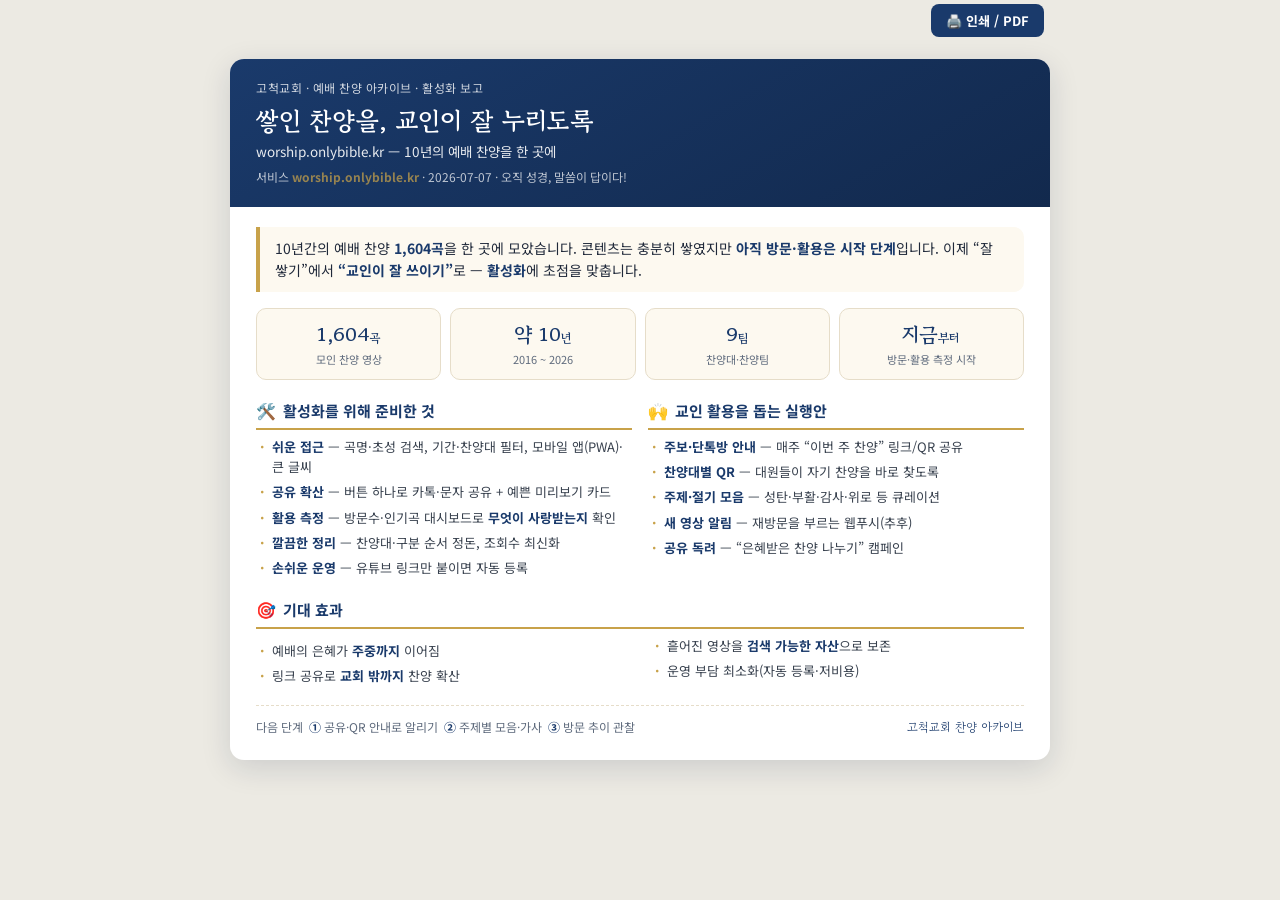
<file: 보고서_찬양아카이브.html>
<!DOCTYPE html>
<html lang="ko">
<head>
<meta charset="UTF-8" />
<meta name="viewport" content="width=device-width, initial-scale=1.0" />
<title>고척교회 찬양 아카이브 — 활성화 보고 (한 장 요약)</title>
<link rel="preconnect" href="https://fonts.googleapis.com" />
<link href="https://fonts.googleapis.com/css2?family=Gowun+Batang:wght@400;700&family=Noto+Sans+KR:wght@400;500;700;800&display=swap" rel="stylesheet" />
<style>
  :root{--navy:#1a3a6b;--navy-d:#12294d;--gold:#c8a24a;--cream:#fdf9f0;--ink:#20293a;--sub:#5f6b7d;--line:#e6ddc9;}
  *{box-sizing:border-box;margin:0;padding:0}
  body{font-family:"Noto Sans KR",sans-serif;background:#eceae3;color:var(--ink);line-height:1.55}
  .page{max-width:820px;margin:18px auto;background:#fff;border-radius:14px;overflow:hidden;box-shadow:0 8px 30px rgba(13,27,62,.14)}
  .toolbar{max-width:820px;margin:0 auto;text-align:right;padding:4px 6px}
  .toolbar button{background:var(--navy);color:#fff;border:none;border-radius:8px;padding:7px 15px;font:700 13px "Noto Sans KR";cursor:pointer}
  /* 헤더 */
  header{background:linear-gradient(150deg,var(--navy),var(--navy-d));color:#fff;padding:20px 26px}
  header .kick{font-size:12px;letter-spacing:.5px;opacity:.8}
  header h1{font-family:"Gowun Batang",serif;font-size:25px;font-weight:700;margin:3px 0 2px}
  header .sub{font-size:13.5px;opacity:.9}
  header .addr{margin-top:6px;font-size:12px;opacity:.72}
  header .addr b{color:var(--gold)}
  .body{padding:20px 26px 24px}
  /* 한 줄 메시지 */
  .msg{background:var(--cream);border-left:4px solid var(--gold);border-radius:0 10px 10px 0;padding:11px 15px;font-size:14px;margin-bottom:16px}
  .msg b{color:var(--navy)}
  /* KPI */
  .kpi{display:grid;grid-template-columns:repeat(4,1fr);gap:9px;margin-bottom:18px}
  .kpi .b{background:var(--cream);border:1px solid var(--line);border-radius:10px;padding:11px 6px;text-align:center}
  .kpi .n{font:800 20px "Gowun Batang",serif;color:var(--navy)}
  .kpi .n small{font-size:12px}
  .kpi .l{font-size:11px;color:var(--sub);margin-top:2px}
  /* 2단 */
  .cols{display:grid;grid-template-columns:1fr 1fr;gap:16px}
  h2{font-size:15px;color:var(--navy);display:flex;align-items:center;gap:7px;margin-bottom:7px;padding-bottom:5px;border-bottom:2px solid var(--gold)}
  h2 .e{font-size:16px}
  ul{list-style:none}
  li{font-size:13px;margin:5px 0;padding-left:16px;position:relative;color:#39424f}
  li::before{content:"·";position:absolute;left:4px;color:var(--gold);font-weight:800}
  li b{color:var(--navy)}
  .foot{margin-top:16px;padding-top:12px;border-top:1px dashed var(--line);display:flex;justify-content:space-between;flex-wrap:wrap;gap:8px;font-size:12px;color:var(--sub)}
  .foot .next b{color:var(--navy)}
  .stamp{font-family:"Gowun Batang",serif;color:var(--navy)}
  @media print{
    body{background:#fff}.toolbar{display:none}
    .page{box-shadow:none;margin:0;border-radius:0;max-width:none}
    @page{margin:12mm}
  }
  @media(max-width:620px){.kpi{grid-template-columns:repeat(2,1fr)}.cols{grid-template-columns:1fr}}
</style>
</head>
<body>
<div class="toolbar"><button onclick="window.print()">🖨️ 인쇄 / PDF</button></div>
<div class="page">
  <header>
    <div class="kick">고척교회 · 예배 찬양 아카이브 · 활성화 보고</div>
    <h1>쌓인 찬양을, 교인이 잘 누리도록</h1>
    <div class="sub">worship.onlybible.kr — 10년의 예배 찬양을 한 곳에</div>
    <div class="addr">서비스 <b>worship.onlybible.kr</b> · 2026-07-07 · 오직 성경, 말씀이 답이다!</div>
  </header>
  <div class="body">

    <div class="msg">
      10년간의 예배 찬양 <b>1,604곡</b>을 한 곳에 모았습니다. 콘텐츠는 충분히 쌓였지만
      <b>아직 방문·활용은 시작 단계</b>입니다. 이제 “잘 쌓기”에서 <b>“교인이 잘 쓰이기”</b>로 —
      <b>활성화</b>에 초점을 맞춥니다.
    </div>

    <div class="kpi">
      <div class="b"><div class="n">1,604<small>곡</small></div><div class="l">모인 찬양 영상</div></div>
      <div class="b"><div class="n">약 10<small>년</small></div><div class="l">2016 ~ 2026</div></div>
      <div class="b"><div class="n">9<small>팀</small></div><div class="l">찬양대·찬양팀</div></div>
      <div class="b"><div class="n">지금<small>부터</small></div><div class="l">방문·활용 측정 시작</div></div>
    </div>

    <div class="cols">
      <div>
        <h2><span class="e">🛠️</span>활성화를 위해 준비한 것</h2>
        <ul>
          <li><b>쉬운 접근</b> — 곡명·초성 검색, 기간·찬양대 필터, 모바일 앱(PWA)·큰 글씨</li>
          <li><b>공유 확산</b> — 버튼 하나로 카톡·문자 공유 + 예쁜 미리보기 카드</li>
          <li><b>활용 측정</b> — 방문수·인기곡 대시보드로 <b>무엇이 사랑받는지</b> 확인</li>
          <li><b>깔끔한 정리</b> — 찬양대·구분 순서 정돈, 조회수 최신화</li>
          <li><b>손쉬운 운영</b> — 유튜브 링크만 붙이면 자동 등록</li>
        </ul>
      </div>
      <div>
        <h2><span class="e">🙌</span>교인 활용을 돕는 실행안</h2>
        <ul>
          <li><b>주보·단톡방 안내</b> — 매주 “이번 주 찬양” 링크/QR 공유</li>
          <li><b>찬양대별 QR</b> — 대원들이 자기 찬양을 바로 찾도록</li>
          <li><b>주제·절기 모음</b> — 성탄·부활·감사·위로 등 큐레이션</li>
          <li><b>새 영상 알림</b> — 재방문을 부르는 웹푸시(추후)</li>
          <li><b>공유 독려</b> — “은혜받은 찬양 나누기” 캠페인</li>
        </ul>
      </div>
    </div>

    <div style="margin-top:14px">
      <h2><span class="e">🎯</span>기대 효과</h2>
      <ul style="columns:2;column-gap:22px">
        <li>예배의 은혜가 <b>주중까지</b> 이어짐</li>
        <li>링크 공유로 <b>교회 밖까지</b> 찬양 확산</li>
        <li>흩어진 영상을 <b>검색 가능한 자산</b>으로 보존</li>
        <li>운영 부담 최소화(자동 등록·저비용)</li>
      </ul>
    </div>

    <div class="foot">
      <div class="next">다음 단계 &nbsp;<b>①</b> 공유·QR 안내로 알리기 &nbsp;<b>②</b> 주제별 모음·가사 &nbsp;<b>③</b> 방문 추이 관찰</div>
      <div class="stamp">고척교회 찬양 아카이브</div>
    </div>

  </div>
</div>
</body>
</html>
</file>
